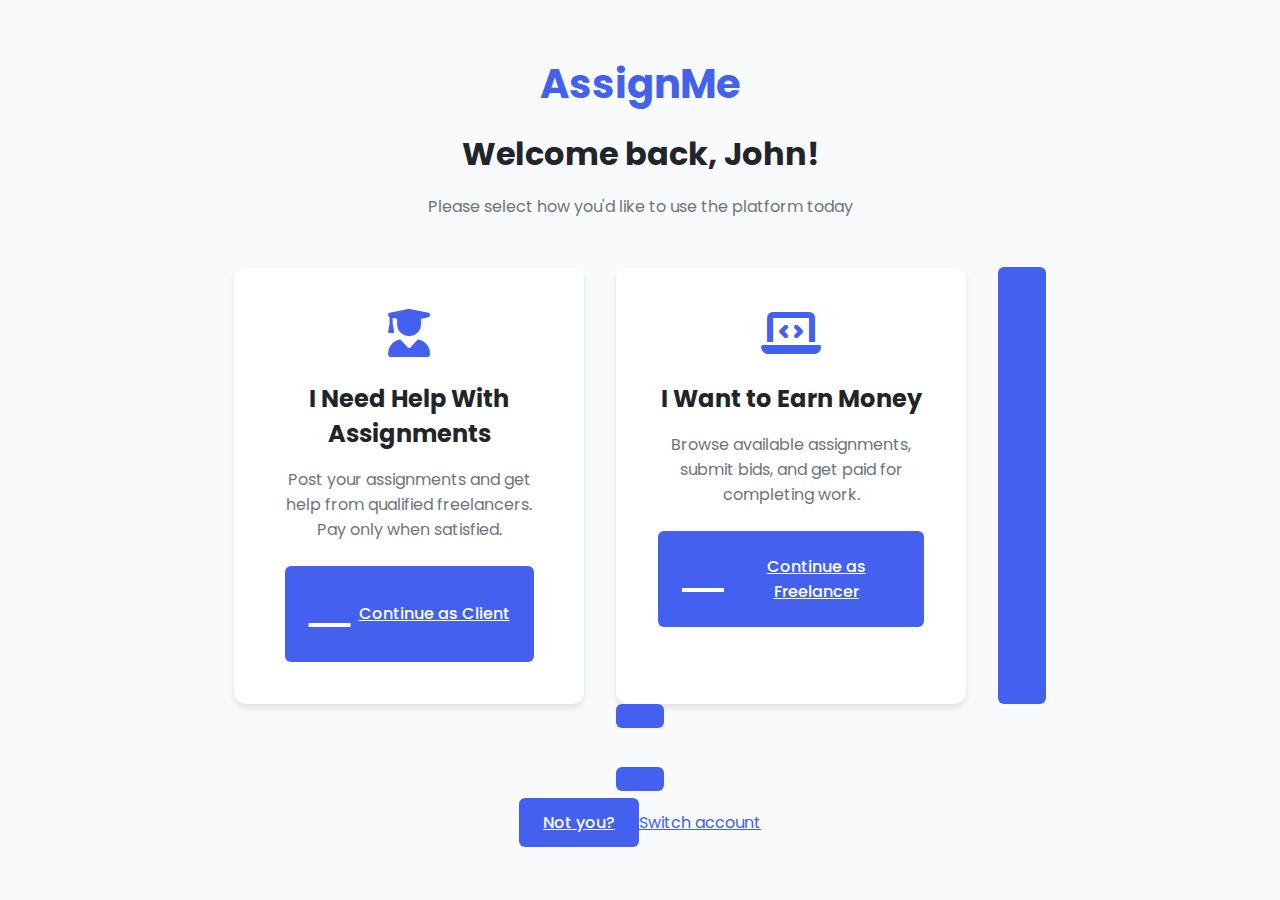
<file: client-dashboard.html>
<!DOCTYPE html>
<html lang="en">
<head>
    <meta charset="UTF-8">
    <meta name="viewport" content="width=device-width, initial-scale=1.0">
    <title>AssignMate Pro | Choose Your Role</title>
    <link href="https://fonts.googleapis.com/css2?family=Poppins:wght@400;500;600;700&display=swap" rel="stylesheet">
    <link rel="stylesheet" href="https://cdnjs.cloudflare.com/ajax/libs/font-awesome/6.4.0/css/all.min.css">
    <style>
        :root {
            --primary: #4361ee;
            --primary-light: #4895ef;
            --secondary: #7209b7;
            --light: #f8f9fa;
            --dark: #212529;
            --gray: #6c757d;
            --light-gray: #e9ecef;
            --success: #4cc9f0;
            --shadow: 0 4px 6px rgba(0, 0, 0, 0.1);
        }

        * {
            margin: 0;
            padding: 0;
            box-sizing: border-box;
        }

        body {
            font-family: 'Poppins', sans-serif;
            background-color: #f8fafc;
            color: var(--dark);
            height: 100vh;
            display: flex;
            flex-direction: column;
        }

        .role-selection-container {
            max-width: 1200px;
            margin: auto;
            padding: 2rem;
            text-align: center;
        }

        .logo {
            font-size: 2.5rem;
            font-weight: 700;
            color: var(--primary);
            margin-bottom: 1rem;
        }

        .logo span {
            color: var(--secondary);
        }

        .welcome-message {
            margin-bottom: 3rem;
        }

        .welcome-message h1 {
            font-size: 2rem;
            margin-bottom: 1rem;
        }

        .welcome-message p {
            color: var(--gray);
            max-width: 600px;
            margin: 0 auto;
        }

        .role-cards {
            display: flex;
            justify-content: center;
            gap: 2rem;
            flex-wrap: wrap;
            margin-top: 2rem;
        }

        .role-card {
            background: white;
            border-radius: 12px;
            padding: 2.5rem;
            width: 350px;
            box-shadow: var(--shadow);
            transition: transform 0.3s ease;
            cursor: pointer;
            border: 2px solid transparent;
        }

        .role-card:hover {
            transform: translateY(-10px);
            border-color: var(--primary-light);
        }

        .role-card i {
            font-size: 3rem;
            margin-bottom: 1.5rem;
            color: var(--primary);
        }

        .role-card h2 {
            margin-bottom: 1rem;
        }

        .role-card p {
            color: var(--gray);
            margin-bottom: 1.5rem;
        }

        .btn {
            padding: 0.75rem 1.5rem;
            border-radius: 6px;
            font-weight: 500;
            cursor: pointer;
            transition: all 0.3s ease;
            border: none;
            font-size: 1rem;
            display: inline-flex;
            align-items: center;
            justify-content: center;
            gap: 0.5rem;
        }

        .btn-primary {
            background: var(--primary);
            color: white;
        }

        .btn-primary:hover {
            background: var(--secondary);
        }

        .btn-outline {
            background: transparent;
            color: var(--primary);
            border: 1px solid var(--primary);
        }

        .btn-outline:hover {
            background: rgba(67, 97, 238, 0.1);
        }

        @media (max-width: 768px) {
            .role-cards {
                flex-direction: column;
                align-items: center;
            }
            
            .role-card {
                width: 100%;
                max-width: 350px;
            }
        }
    </style>
</head>
<body>
    <div class="role-selection-container">
        <div class="logo">AssignMe</div>
        
        <div class="welcome-message">
            <h1>Welcome back, John!</h1>
            <p>Please select how you'd like to use the platform today</p>
        </div>

        <div class="role-cards">
            <!-- Client Card -->
           <div class="role-card" id="clientCard">
    <i class="fas fa-user-graduate"></i>
    <h2>I Need Help With Assignments</h2>
    <p>Post your assignments and get help from qualified freelancers. Pay only when satisfied.</p>
    <a href="UI.html" class="btn btn-primary">
        <i class="fas fa-arrow-right"></i> Continue as Client
    </a>
</div>


            <!-- Freelancer Card -->
            <div class="role-card" id="freelancerCard">
                <i class="fas fa-laptop-code"></i>
                <h2>I Want to Earn Money</h2>
                <p>Browse available assignments, submit bids, and get paid for completing work.</p>
             <a href="earn.html" class="btn btn-primary">
                    <i class="fas fa-arrow-right"></i> Continue as Freelancer
                </button>
            </div>
        </div>

        <div class="switch-role" style="margin-top: 2rem;">
            <p>Not you? <a href="#" style="color: var(--primary);">Switch account</a></p>
        </div>
    </div>

    <script>
        function selectRole(role) {
            // Store the selected role in localStorage
            localStorage.setItem('userRole', role);
            
            // Redirect based on role
            if (role === 'client') {
                window.location.href = 'client-dashboard.html';
            } else {
                window.location.href = 'freelancer-dashboard.html';
            }
        }

        // Highlight selected role on hover
        document.getElementById('clientCard').addEventListener('mouseenter', function() {
            this.querySelector('button').classList.remove('btn-outline');
            this.querySelector('button').classList.add('btn-primary');
            document.getElementById('freelancerCard').querySelector('button').classList.remove('btn-primary');
            document.getElementById('freelancerCard').querySelector('button').classList.add('btn-outline');
        });

        document.getElementById('freelancerCard').addEventListener('mouseenter', function() {
            this.querySelector('button').classList.remove('btn-outline');
            this.querySelector('button').classList.add('btn-primary');
            document.getElementById('clientCard').querySelector('button').classList.remove('btn-primary');
            document.getElementById('clientCard').querySelector('button').classList.add('btn-outline');
        });
    </script>
</body>
</html>
</file>
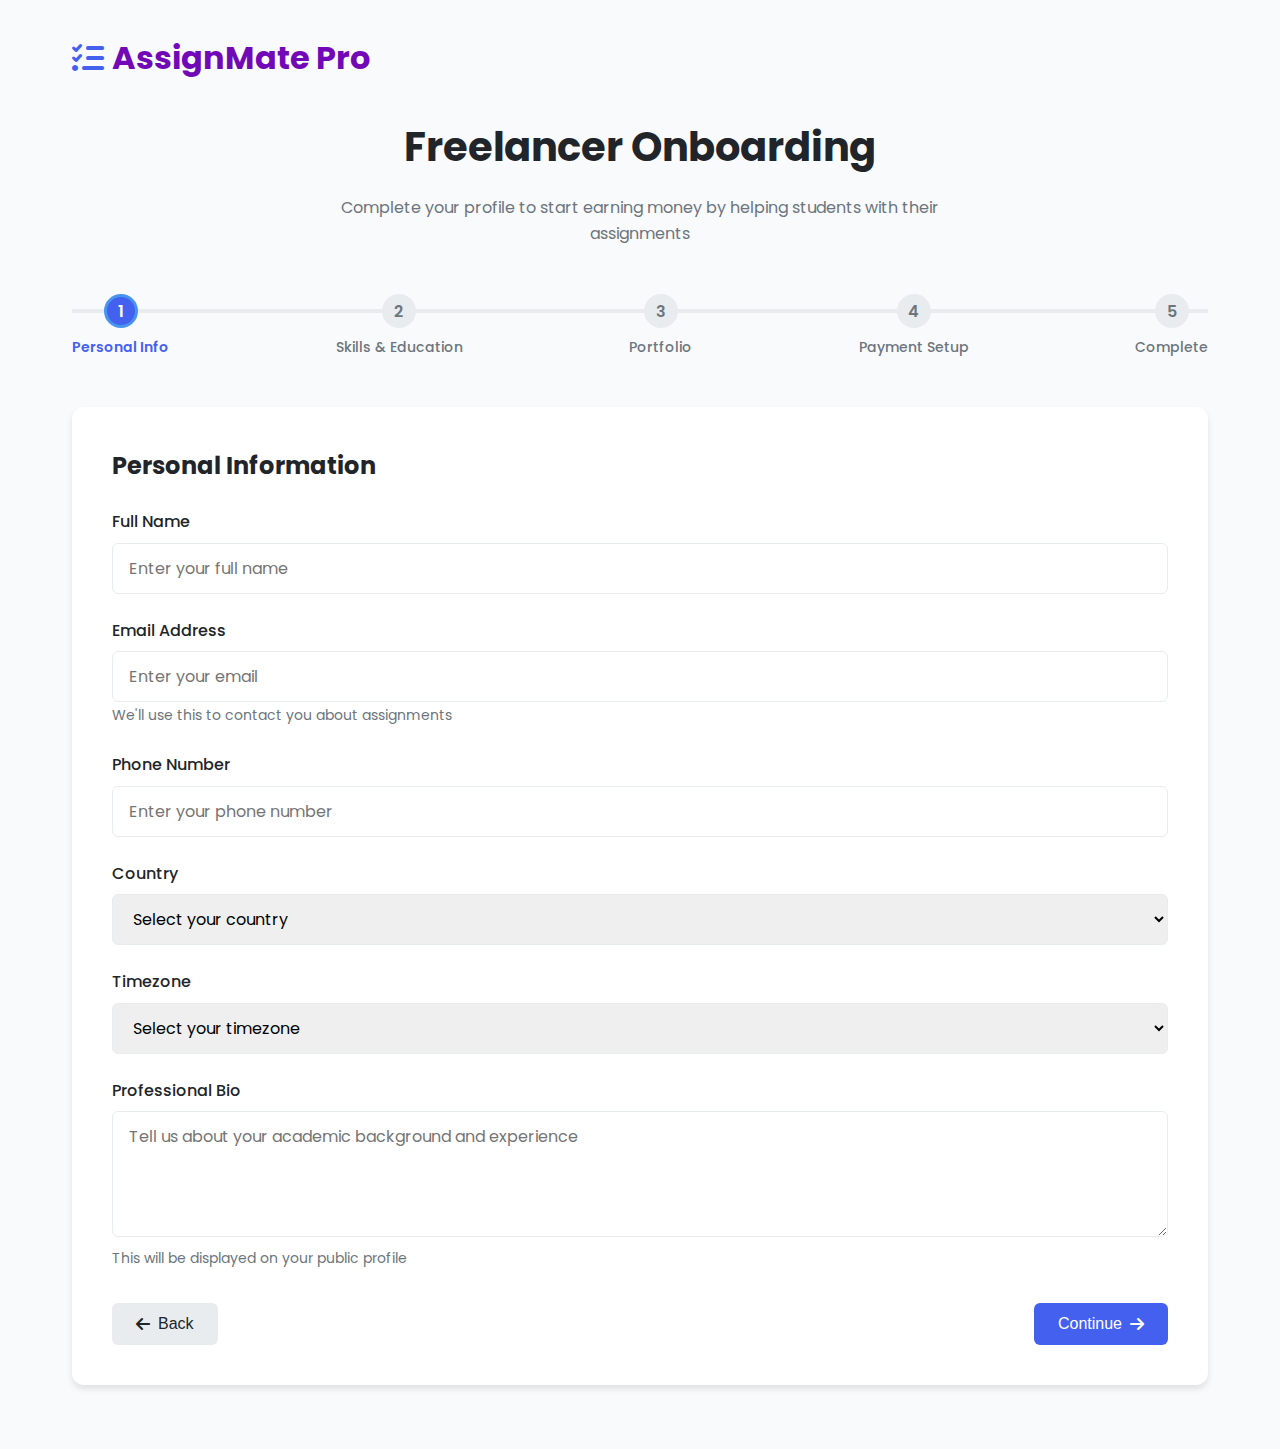
<file: earn.html>
<!DOCTYPE html>
<html lang="en">
<head>
    <meta charset="UTF-8">
    <meta name="viewport" content="width=device-width, initial-scale=1.0">
    <title>AssignMate Pro | Freelancer Onboarding</title>
    <link href="https://fonts.googleapis.com/css2?family=Poppins:wght@400;500;600;700&display=swap" rel="stylesheet">
    <link rel="stylesheet" href="https://cdnjs.cloudflare.com/ajax/libs/font-awesome/6.4.0/css/all.min.css">
    <style>
        :root {
            --primary: #4361ee;
            --primary-light: #4895ef;
            --secondary: #7209b7;
            --light: #f8f9fa;
            --dark: #212529;
            --gray: #6c757d;
            --light-gray: #e9ecef;
            --success: #4cc9f0;
            --danger: #f72585;
            --warning: #f8961e;
            --shadow: 0 4px 6px rgba(0, 0, 0, 0.1);
            --shadow-lg: 0 10px 15px rgba(0, 0, 0, 0.1);
        }

        * {
            margin: 0;
            padding: 0;
            box-sizing: border-box;
        }

        body {
            font-family: 'Poppins', sans-serif;
            background-color: #f8fafc;
            color: var(--dark);
            line-height: 1.6;
        }

        .container {
            max-width: 1200px;
            margin: 0 auto;
            padding: 2rem;
        }

        .logo {
            font-size: 2rem;
            font-weight: 700;
            color: var(--primary);
            margin-bottom: 2rem;
            display: flex;
            align-items: center;
            gap: 0.5rem;
        }

        .logo span {
            color: var(--secondary);
        }

        .onboarding-header {
            text-align: center;
            margin-bottom: 3rem;
        }

        .onboarding-header h1 {
            font-size: 2.5rem;
            margin-bottom: 1rem;
            color: var(--dark);
        }

        .onboarding-header p {
            color: var(--gray);
            max-width: 600px;
            margin: 0 auto;
        }

        .progress-steps {
            display: flex;
            justify-content: space-between;
            margin-bottom: 3rem;
            position: relative;
        }

        .progress-steps::before {
            content: '';
            position: absolute;
            top: 15px;
            left: 0;
            right: 0;
            height: 4px;
            background-color: var(--light-gray);
            z-index: 1;
        }

        .progress-bar {
            position: absolute;
            top: 15px;
            left: 0;
            height: 4px;
            background-color: var(--primary);
            z-index: 2;
            transition: width 0.3s ease;
        }

        .step {
            display: flex;
            flex-direction: column;
            align-items: center;
            z-index: 3;
        }

        .step-number {
            width: 34px;
            height: 34px;
            border-radius: 50%;
            background-color: var(--light-gray);
            color: var(--gray);
            display: flex;
            align-items: center;
            justify-content: center;
            font-weight: 600;
            margin-bottom: 0.5rem;
            border: 3px solid var(--light-gray);
        }

        .step.active .step-number {
            background-color: var(--primary);
            color: white;
            border-color: var(--primary-light);
        }

        .step.completed .step-number {
            background-color: var(--success);
            color: white;
            border-color: var(--success);
        }

        .step-label {
            font-size: 0.875rem;
            color: var(--gray);
            font-weight: 500;
        }

        .step.active .step-label {
            color: var(--primary);
            font-weight: 600;
        }

        .step.completed .step-label {
            color: var(--success);
        }

        .onboarding-content {
            background: white;
            border-radius: 12px;
            padding: 2.5rem;
            box-shadow: var(--shadow);
            margin-bottom: 2rem;
        }

        .form-group {
            margin-bottom: 1.5rem;
        }

        .form-group label {
            display: block;
            margin-bottom: 0.5rem;
            font-weight: 500;
        }

        .form-control {
            width: 100%;
            padding: 0.75rem 1rem;
            border: 1px solid var(--light-gray);
            border-radius: 6px;
            font-family: inherit;
            font-size: 1rem;
            transition: border-color 0.3s ease;
        }

        .form-control:focus {
            outline: none;
            border-color: var(--primary);
            box-shadow: 0 0 0 3px rgba(67, 97, 238, 0.2);
        }

        .form-text {
            font-size: 0.875rem;
            color: var(--gray);
            margin-top: 0.25rem;
        }

        .skills-container {
            display: flex;
            flex-wrap: wrap;
            gap: 0.5rem;
            margin-top: 1rem;
        }

        .skill-tag {
            background-color: var(--primary-light);
            color: white;
            padding: 0.375rem 0.75rem;
            border-radius: 20px;
            font-size: 0.875rem;
            display: flex;
            align-items: center;
            gap: 0.25rem;
        }

        .skill-tag i {
            cursor: pointer;
            font-size: 0.75rem;
        }

        .add-skill {
            display: flex;
            gap: 0.5rem;
            margin-top: 0.5rem;
        }

        .add-skill input {
            flex: 1;
        }

        .btn {
            padding: 0.75rem 1.5rem;
            border-radius: 6px;
            font-weight: 500;
            cursor: pointer;
            transition: all 0.3s ease;
            border: none;
            font-size: 1rem;
            display: inline-flex;
            align-items: center;
            justify-content: center;
            gap: 0.5rem;
        }

        .btn-primary {
            background: var(--primary);
            color: white;
        }

        .btn-primary:hover {
            background: var(--secondary);
        }

        .btn-outline {
            background: transparent;
            color: var(--primary);
            border: 1px solid var(--primary);
        }

        .btn-outline:hover {
            background: rgba(67, 97, 238, 0.1);
        }

        .btn-secondary {
            background: var(--light-gray);
            color: var(--dark);
        }

        .btn-secondary:hover {
            background: #d1d7e0;
        }

        .btn-success {
            background: var(--success);
            color: white;
        }

        .btn-success:hover {
            background: #3aa8d0;
        }

        .action-buttons {
            display: flex;
            justify-content: space-between;
            margin-top: 2rem;
        }

        .file-upload {
            display: flex;
            flex-direction: column;
            align-items: center;
            padding: 2rem;
            border: 2px dashed var(--light-gray);
            border-radius: 8px;
            cursor: pointer;
            transition: all 0.3s ease;
            margin-bottom: 1rem;
        }

        .file-upload:hover {
            border-color: var(--primary);
            background-color: rgba(67, 97, 238, 0.05);
        }

        .file-upload i {
            font-size: 2rem;
            color: var(--primary);
            margin-bottom: 1rem;
        }

        .file-upload p {
            color: var(--gray);
            text-align: center;
        }

        .file-upload input {
            display: none;
        }

        .portfolio-item {
            display: flex;
            align-items: center;
            padding: 1rem;
            border: 1px solid var(--light-gray);
            border-radius: 6px;
            margin-bottom: 1rem;
        }

        .portfolio-item i {
            font-size: 1.5rem;
            color: var(--primary);
            margin-right: 1rem;
        }

        .portfolio-item-info {
            flex: 1;
        }

        .portfolio-item-info h4 {
            margin-bottom: 0.25rem;
        }

        .portfolio-item-info p {
            color: var(--gray);
            font-size: 0.875rem;
        }

        .portfolio-item-actions {
            display: flex;
            gap: 0.5rem;
        }

        .btn-icon {
            width: 36px;
            height: 36px;
            padding: 0;
            border-radius: 50%;
            display: flex;
            align-items: center;
            justify-content: center;
        }

        .btn-danger {
            background: var(--danger);
            color: white;
        }

        .btn-danger:hover {
            background: #e51778;
        }

        .hourly-rate {
            display: flex;
            align-items: center;
            gap: 0.5rem;
        }

        .hourly-rate span {
            font-weight: 600;
            color: var(--primary);
        }

        .hourly-rate-input {
            display: flex;
            align-items: center;
            gap: 0.5rem;
        }

        .hourly-rate-input input {
            max-width: 100px;
        }

        .success-message {
            text-align: center;
            padding: 4rem 2rem;
        }

        .success-message i {
            font-size: 4rem;
            color: var(--success);
            margin-bottom: 1.5rem;
        }

        .success-message h2 {
            font-size: 2rem;
            margin-bottom: 1rem;
        }

        .success-message p {
            color: var(--gray);
            max-width: 500px;
            margin: 0 auto 2rem;
        }

        @media (max-width: 768px) {
            .container {
                padding: 1rem;
            }

            .onboarding-content {
                padding: 1.5rem;
            }

            .progress-steps {
                gap: 0.5rem;
            }

            .step-label {
                font-size: 0.75rem;
                text-align: center;
            }

            .action-buttons {
                flex-direction: column-reverse;
                gap: 1rem;
            }

            .btn {
                width: 100%;
            }
        }
    </style>
</head>
<body>
    <div class="container">
        <div class="logo">
            <i class="fas fa-tasks"></i>
            <span>AssignMate Pro</span>
        </div>

        <div class="onboarding-header">
            <h1>Freelancer Onboarding</h1>
            <p>Complete your profile to start earning money by helping students with their assignments</p>
        </div>

        <div class="progress-steps">
            <div class="progress-bar" style="width: 0%;"></div>
            <div class="step active" id="step1">
                <div class="step-number">1</div>
                <div class="step-label">Personal Info</div>
            </div>
            <div class="step" id="step2">
                <div class="step-number">2</div>
                <div class="step-label">Skills & Education</div>
            </div>
            <div class="step" id="step3">
                <div class="step-number">3</div>
                <div class="step-label">Portfolio</div>
            </div>
            <div class="step" id="step4">
                <div class="step-number">4</div>
                <div class="step-label">Payment Setup</div>
            </div>
            <div class="step" id="step5">
                <div class="step-number">5</div>
                <div class="step-label">Complete</div>
            </div>
        </div>

        <!-- Step 1: Personal Information -->
        <div class="onboarding-content" id="step1Content">
            <h2 style="margin-bottom: 1.5rem;">Personal Information</h2>
            
            <div class="form-group">
                <label for="fullName">Full Name</label>
                <input type="text" id="fullName" class="form-control" placeholder="Enter your full name">
            </div>
            
            <div class="form-group">
                <label for="email">Email Address</label>
                <input type="email" id="email" class="form-control" placeholder="Enter your email">
                <small class="form-text">We'll use this to contact you about assignments</small>
            </div>
            
            <div class="form-group">
                <label for="phone">Phone Number</label>
                <input type="tel" id="phone" class="form-control" placeholder="Enter your phone number">
            </div>
            
            <div class="form-group">
                <label for="country">Country</label>
                <select id="country" class="form-control">
                    <option value="">Select your country</option>
                    <option value="US">United States</option>
                    <option value="UK">United Kingdom</option>
                    <option value="CA">Canada</option>
                    <option value="AU">Australia</option>
                    <option value="IN">India</option>
                    <!-- More countries would be added here -->
                </select>
            </div>
            
            <div class="form-group">
                <label for="timezone">Timezone</label>
                <select id="timezone" class="form-control">
                    <option value="">Select your timezone</option>
                    <option value="GMT-12">(GMT-12:00) International Date Line West</option>
                    <option value="GMT-5">(GMT-05:00) Eastern Time (US & Canada)</option>
                    <option value="GMT">(GMT) Greenwich Mean Time (London)</option>
                    <option value="GMT+5.5">(GMT+05:30) India Standard Time</option>
                    <option value="GMT+10">(GMT+10:00) Sydney</option>
                </select>
            </div>
            
            <div class="form-group">
                <label for="bio">Professional Bio</label>
                <textarea id="bio" class="form-control" rows="4" placeholder="Tell us about your academic background and experience"></textarea>
                <small class="form-text">This will be displayed on your public profile</small>
            </div>
            
            <div class="action-buttons">
                <button class="btn btn-secondary" disabled>
                    <i class="fas fa-arrow-left"></i> Back
                </button>
                <button class="btn btn-primary" onclick="nextStep(2)">
                    Continue <i class="fas fa-arrow-right"></i>
                </button>
            </div>
        </div>

        <!-- Step 2: Skills & Education -->
        <div class="onboarding-content" id="step2Content" style="display: none;">
            <h2 style="margin-bottom: 1.5rem;">Skills & Education</h2>
            
            <div class="form-group">
                <label>Your Skills</label>
                <div class="skills-container" id="skillsContainer">
                    <!-- Skills will be added here dynamically -->
                </div>
                <div class="add-skill">
                    <input type="text" id="newSkill" class="form-control" placeholder="Add a skill (e.g., Calculus, Python, Essay Writing)">
                    <button class="btn btn-primary" onclick="addSkill()">
                        <i class="fas fa-plus"></i> Add
                    </button>
                </div>
                <small class="form-text">Add at least 3 skills to increase your chances of getting assignments</small>
            </div>
            
            <div class="form-group">
                <label for="educationLevel">Highest Education Level</label>
                <select id="educationLevel" class="form-control">
                    <option value="">Select your education level</option>
                    <option value="high_school">High School</option>
                    <option value="bachelors">Bachelor's Degree</option>
                    <option value="masters">Master's Degree</option>
                    <option value="phd">PhD</option>
                    <option value="other">Other</option>
                </select>
            </div>
            
            <div class="form-group">
                <label for="institution">Institution</label>
                <input type="text" id="institution" class="form-control" placeholder="Name of your school/university">
            </div>
            
            <div class="form-group">
                <label for="major">Major/Field of Study</label>
                <input type="text" id="major" class="form-control" placeholder="Your major or field of study">
            </div>
            
            <div class="form-group">
                <label for="graduationYear">Graduation Year</label>
                <input type="number" id="graduationYear" class="form-control" placeholder="YYYY" min="1900" max="2099">
            </div>
            
            <div class="action-buttons">
                <button class="btn btn-outline" onclick="prevStep(1)">
                    <i class="fas fa-arrow-left"></i> Back
                </button>
                <button class="btn btn-primary" onclick="nextStep(3)">
                    Continue <i class="fas fa-arrow-right"></i>
                </button>
            </div>
        </div>

        <!-- Step 3: Portfolio -->
        <div class="onboarding-content" id="step3Content" style="display: none;">
            <h2 style="margin-bottom: 1.5rem;">Portfolio</h2>
            <p style="margin-bottom: 1.5rem; color: var(--gray);">
                Showcase your best work to attract clients. Upload samples of assignments you've completed 
                (with personal information removed) or describe your expertise.
            </p>
            
            <div class="file-upload" onclick="document.getElementById('fileUpload').click()">
                <i class="fas fa-cloud-upload-alt"></i>
                <p>Drag & drop files here or click to browse</p>
                <p><small>PDF, DOCX, PPTX (Max 10MB each)</small></p>
                <input type="file" id="fileUpload" multiple style="display: none;">
            </div>
            
            <div id="portfolioItems">
                <!-- Portfolio items will be added here dynamically -->
                <div class="portfolio-item">
                    <i class="fas fa-file-pdf"></i>
                    <div class="portfolio-item-info">
                        <h4>Calculus Problem Set</h4>
                        <p>Solved 20 advanced calculus problems with detailed explanations</p>
                    </div>
                    <div class="portfolio-item-actions">
                        <button class="btn btn-icon btn-danger">
                            <i class="fas fa-trash"></i>
                        </button>
                    </div>
                </div>
            </div>
            
            <div class="form-group">
                <label for="portfolioDescription">Portfolio Description</label>
                <textarea id="portfolioDescription" class="form-control" rows="4" placeholder="Describe your experience, expertise, and the types of assignments you specialize in"></textarea>
            </div>
            
            <div class="action-buttons">
                <button class="btn btn-outline" onclick="prevStep(2)">
                    <i class="fas fa-arrow-left"></i> Back
                </button>
                <button class="btn btn-primary" onclick="nextStep(4)">
                    Continue <i class="fas fa-arrow-right"></i>
                </button>
            </div>
        </div>

        <!-- Step 4: Payment Setup -->
        <div class="onboarding-content" id="step4Content" style="display: none;">
            <h2 style="margin-bottom: 1.5rem;">Payment Setup</h2>
            <p style="margin-bottom: 1.5rem; color: var(--gray);">
                Set up how you want to get paid for completed assignments. You can change these settings later.
            </p>
            
            <div class="form-group">
                <label>Hourly Rate</label>
                <div class="hourly-rate">
                    <p>We recommend starting at <span>$15-20/hour</span> based on your skills and experience</p>
                </div>
                <div class="hourly-rate-input">
                    <span>$</span>
                    <input type="number" id="hourlyRate" class="form-control" value="15" min="5" max="100">
                    <span>per hour</span>
                </div>
            </div>
            
            <div class="form-group">
                <label for="paymentMethod">Payment Method</label>
                <select id="paymentMethod" class="form-control">
                    <option value="">Select payment method</option>
                    <option value="paypal">PayPal</option>
                    <option value="bank">Bank Transfer</option>
                    <option value="stripe">Credit/Debit Card (Stripe)</option>
                </select>
            </div>
            
            <div id="paypalFields" style="display: none;">
                <div class="form-group">
                    <label for="paypalEmail">PayPal Email</label>
                    <input type="email" id="paypalEmail" class="form-control" placeholder="Enter your PayPal email">
                </div>
            </div>
            
            <div id="bankFields" style="display: none;">
                <div class="form-group">
                    <label for="bankName">Bank Name</label>
                    <input type="text" id="bankName" class="form-control" placeholder="Enter your bank name">
                </div>
                <div class="form-group">
                    <label for="accountNumber">Account Number</label>
                    <input type="text" id="accountNumber" class="form-control" placeholder="Enter your account number">
                </div>
                <div class="form-group">
                    <label for="routingNumber">Routing Number</label>
                    <input type="text" id="routingNumber" class="form-control" placeholder="Enter your routing number">
                </div>
            </div>
            
            <div class="form-group">
                <label for="taxId">Tax ID (Optional)</label>
                <input type="text" id="taxId" class="form-control" placeholder="Enter your tax ID if applicable">
                <small class="form-text">Required for payments over $600/year in some countries</small>
            </div>
            
            <div class="action-buttons">
                <button class="btn btn-outline" onclick="prevStep(3)">
                    <i class="fas fa-arrow-left"></i> Back
                </button>
                <button class="btn btn-success" onclick="nextStep(5)">
                    Complete Registration <i class="fas fa-check"></i>
                </button>
            </div>
        </div>

        <!-- Step 5: Completion -->
        <div class="onboarding-content" id="step5Content" style="display: none;">
            <div class="success-message">
                <i class="fas fa-check-circle"></i>
                <h2>Registration Complete!</h2>
                <p>Your freelancer profile has been successfully created. You can now start browsing available assignments and earning money.</p>
                <button class="btn btn-primary" onclick="window.location.href='freelancer-dashboard.html'">
                    Go to Dashboard <i class="fas fa-arrow-right"></i>
                </button>
            </div>
        </div>
    </div>

    <script>
        // Current step tracking
        let currentStep = 1;
        
        // Skills array
        let skills = ["Calculus", "Essay Writing"];
        
        // Initialize the page
        document.addEventListener('DOMContentLoaded', function() {
            // Render initial skills
            renderSkills();
            
            // Set up payment method change listener
            document.getElementById('paymentMethod').addEventListener('change', function() {
                const method = this.value;
                document.getElementById('paypalFields').style.display = 'none';
                document.getElementById('bankFields').style.display = 'none';
                
                if (method === 'paypal') {
                    document.getElementById('paypalFields').style.display = 'block';
                } else if (method === 'bank') {
                    document.getElementById('bankFields').style.display = 'block';
                }
            });
            
            // Set up file upload preview
            document.getElementById('fileUpload').addEventListener('change', function(e) {
                if (e.target.files.length > 0) {
                    Array.from(e.target.files).forEach(file => {
                        addPortfolioItem(file.name, file.type);
                    });
                }
            });
        });
        
        // Navigation functions
        function nextStep(step) {
            if (step > currentStep) {
                // Validate current step before proceeding
                if (!validateStep(currentStep)) {
                    return;
                }
            }
            
            document.getElementById(`step${currentStep}Content`).style.display = 'none';
            document.getElementById(`step${currentStep}`).classList.remove('active');
            
            currentStep = step;
            
            document.getElementById(`step${currentStep}Content`).style.display = 'block';
            document.getElementById(`step${currentStep}`).classList.add('active');
            
            // Update progress bar
            const progressPercentage = ((currentStep - 1) / 4) * 100;
            document.querySelector('.progress-bar').style.width = `${progressPercentage}%`;
            
            // Mark previous steps as completed
            for (let i = 1; i < currentStep; i++) {
                document.getElementById(`step${i}`).classList.add('completed');
            }
        }
        
        function prevStep(step) {
            document.getElementById(`step${currentStep}Content`).style.display = 'none';
            document.getElementById(`step${currentStep}`).classList.remove('active');
            
            currentStep = step;
            
            document.getElementById(`step${currentStep}Content`).style.display = 'block';
            document.getElementById(`step${currentStep}`).classList.add('active');
            
            // Update progress bar
            const progressPercentage = ((currentStep - 1) / 4) * 100;
            document.querySelector('.progress-bar').style.width = `${progressPercentage}%`;
        }
        
        // Step validation
        function validateStep(step) {
            switch(step) {
                case 1:
                    const fullName = document.getElementById('fullName').value.trim();
                    const email = document.getElementById('email').value.trim();
                    
                    if (!fullName) {
                        alert('Please enter your full name');
                        return false;
                    }
                    
                    if (!email || !email.includes('@')) {
                        alert('Please enter a valid email address');
                        return false;
                    }
                    
                    return true;
                    
                case 2:
                    if (skills.length < 3) {
                        alert('Please add at least 3 skills');
                        return false;
                    }
                    
                    const educationLevel = document.getElementById('educationLevel').value;
                    if (!educationLevel) {
                        alert('Please select your education level');
                        return false;
                    }
                    
                    return true;
                    
                case 3:
                    // No strict validation for portfolio
                    return true;
                    
                case 4:
                    const paymentMethod = document.getElementById('paymentMethod').value;
                    if (!paymentMethod) {
                        alert('Please select a payment method');
                        return false;
                    }
                    
                    if (paymentMethod === 'paypal') {
                        const paypalEmail = document.getElementById('paypalEmail').value.trim();
                        if (!paypalEmail || !paypalEmail.includes('@')) {
                            alert('Please enter a valid PayPal email');
                            return false;
                        }
                    }
                    
                    if (paymentMethod === 'bank') {
                        const bankName = document.getElementById('bankName').value.trim();
                        const accountNumber = document.getElementById('accountNumber').value.trim();
                        
                        if (!bankName) {
                            alert('Please enter your bank name');
                            return false;
                        }
                        
                        if (!accountNumber) {
                            alert('Please enter your account number');
                            return false;
                        }
                    }
                    
                    return true;
                    
                default:
                    return true;
            }
        }
        
        // Skills functions
        function addSkill() {
            const skillInput = document.getElementById('newSkill');
            const skill = skillInput.value.trim();
            
            if (skill && !skills.includes(skill)) {
                skills.push(skill);
                renderSkills();
                skillInput.value = '';
            }
        }
        
        function removeSkill(index) {
            skills.splice(index, 1);
            renderSkills();
        }
        
        function renderSkills() {
            const container = document.getElementById('skillsContainer');
            container.innerHTML = '';
            
            skills.forEach((skill, index) => {
                const tag = document.createElement('div');
                tag.className = 'skill-tag';
                tag.innerHTML = `
                    ${skill}
                    <i class="fas fa-times" onclick="removeSkill(${index})"></i>
                `;
                container.appendChild(tag);
            });
        }
        
        // Portfolio functions
        function addPortfolioItem(name, type) {
            const container = document.getElementById('portfolioItems');
            
            let icon = 'fa-file';
            if (type.includes('pdf')) icon = 'fa-file-pdf';
            else if (type.includes('word') || type.includes('document')) icon = 'fa-file-word';
            else if (type.includes('powerpoint') || type.includes('presentation')) icon = 'fa-file-powerpoint';
            
            const item = document.createElement('div');
            item.className = 'portfolio-item';
            item.innerHTML = `
                <i class="fas ${icon}"></i>
                <div class="portfolio-item-info">
                    <h4>${name}</h4>
                    <p>${type}</p>
                </div>
                <div class="portfolio-item-actions">
                    <button class="btn btn-icon btn-danger" onclick="this.parentNode.parentNode.remove()">
                        <i class="fas fa-trash"></i>
                    </button>
                </div>
            `;
            
            container.appendChild(item);
        }
    </script>
</body>
</html>
</file>
